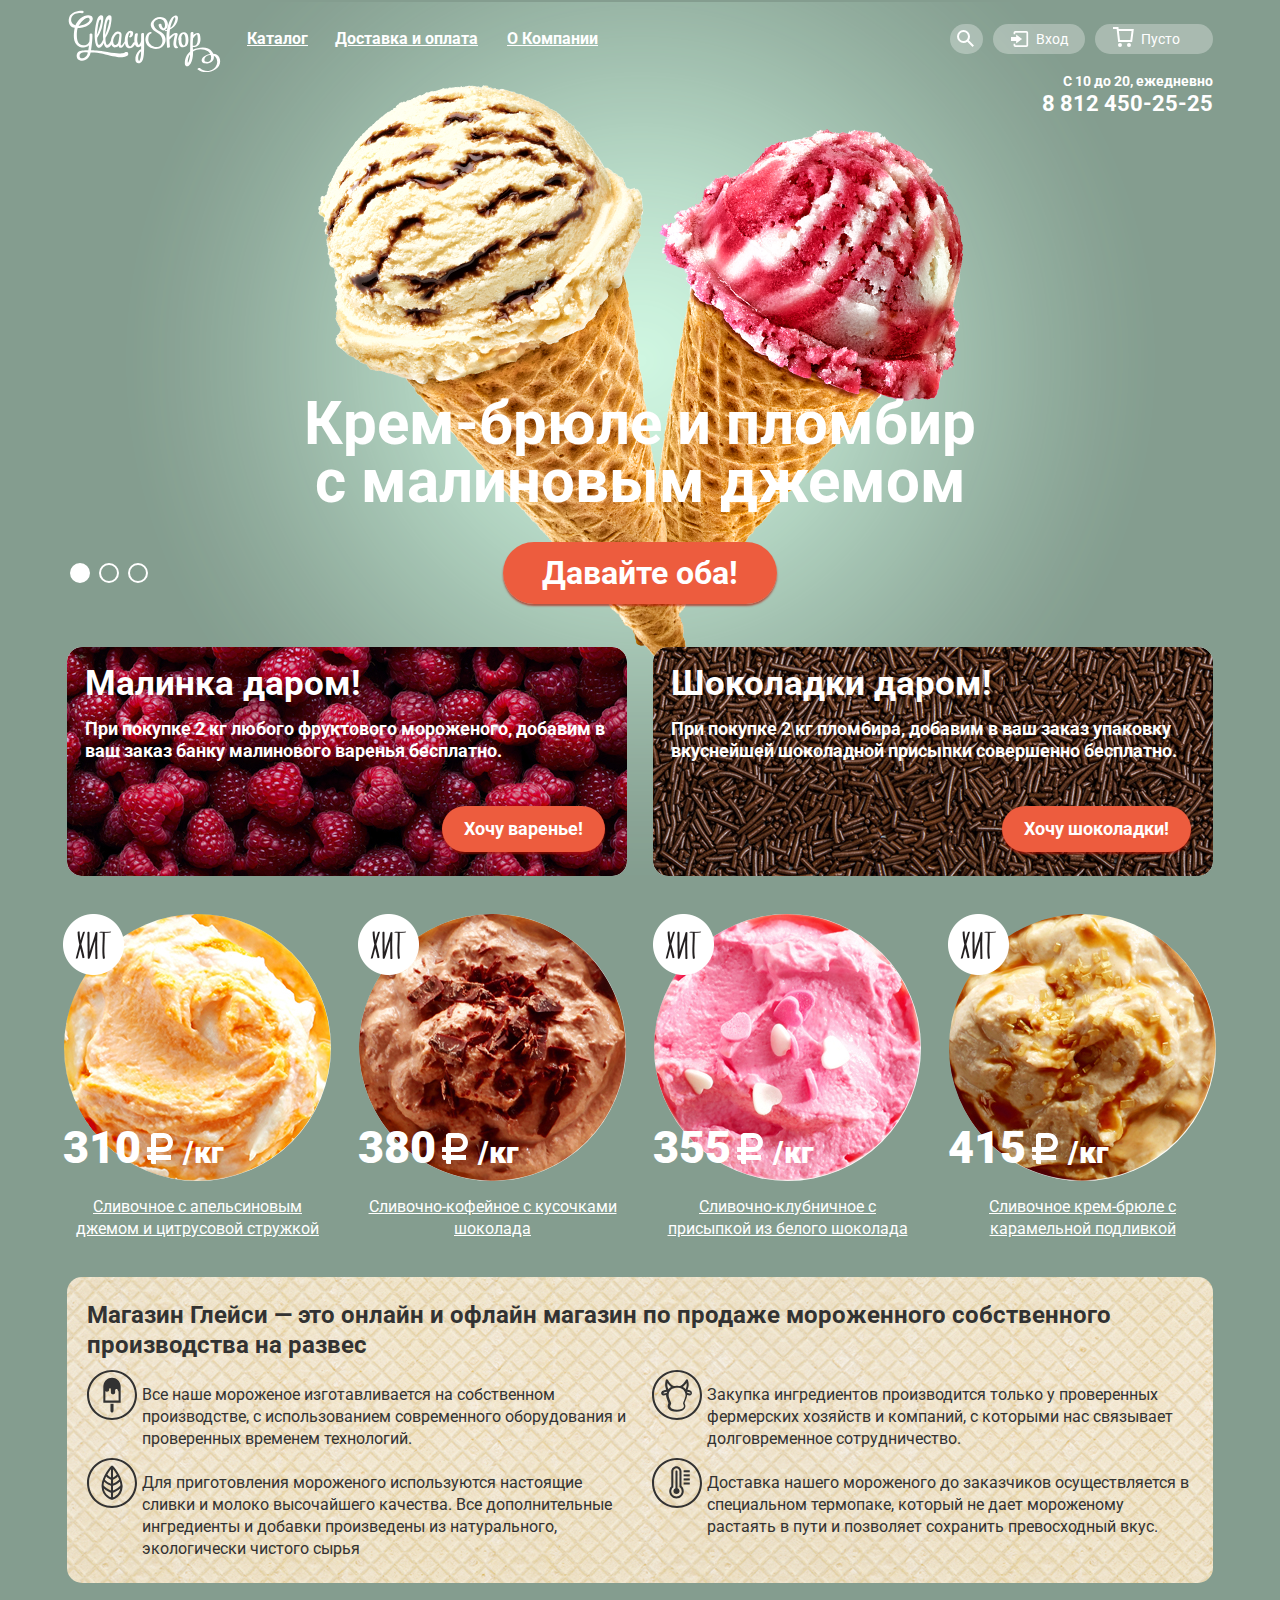
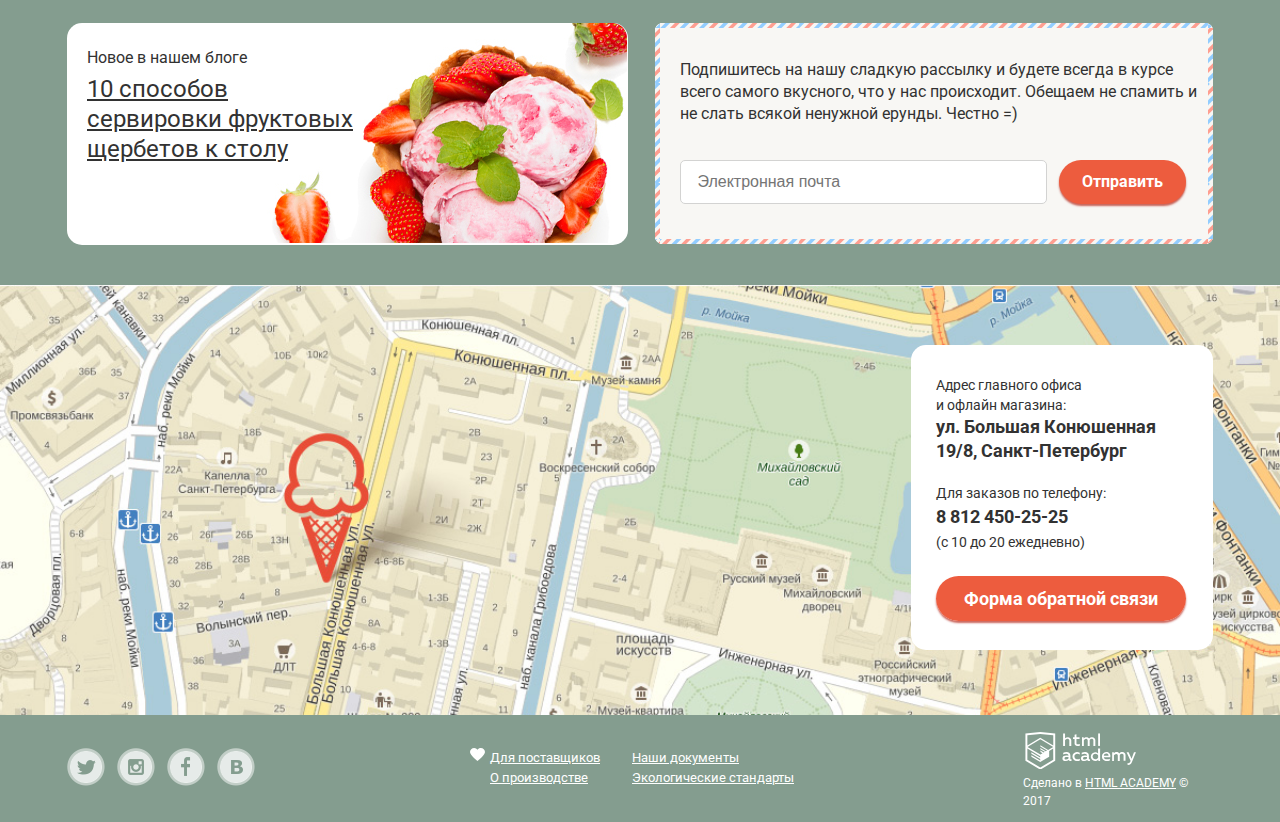
<file: index.html>
<!DOCTYPE html>
<html lang="ru">

<head>
  <meta charset="utf-8">
  <title>HTML Academy: Глейси</title>
  <link href="css/normalize.css" rel="stylesheet">
  <link href="css/style.css" rel="stylesheet">
  <link href="https://fonts.googleapis.com/css?family=Roboto:400,700&amp;subset=cyrillic" rel="stylesheet">
</head>

<body class="index-page">
<header class="main-header">
  <section class="main-navigation container">
    <h2 class="visually-hidden">Хедер</h2>
    <a class="main-header-logo">
      <img src="img/logo.svg" alt="Логотип магазина мороженого" width="155" height="63">
    </a>
    <ul class="site-navigation">
      <li class="menu-list-1">
        <a href="#">Каталог</a>
        <div class="dropdown-menu">
          <ul>
            <li class="dropdown-menu-list"><a href="#">Новинки</a>
            </li>
            <li><a href="catalog-creamy.html">Сливочное</a>
            </li>
            <li><a href="#">Щербеты</a>
            </li>
            <li><a href="#">Фруктовый лед</a>
            </li>
            <li><a href="#">Мелорин</a>
            </li>
          </ul>
        </div>
      </li>
      <li class="menu-list-2">
        <a href="#">Доставка и оплата</a>
      </li>
      <li class="menu-list-3">
        <a href="#">О Компании</a>
      </li>
    </ul>
    <ul class="user-navigation">
      <li class="search">
        <a href="#" class="button-search">Поиск</a>
        <div class="dropdown-menu">
          <label for="search-id" class="visually-hidden">Что ищем?</label>
          <input id="search-id" class="login-icon-search" type="text" name="search" placeholder="Что ищем?">
        </div>
      </li>
      <li class="login">
        <a href="#" class="button-login">Вход</a>
        <div class="dropdown-menu">
          <form class="login-form" action="https://echo.htmlacademy.ru" method="post">
            <label for="email-id" class="visually-hidden">Электронная почта</label>
            <input id="email-id" class="login-icon-user" type="email" name="email" placeholder="Электронная почта">
            <label for="password-id" class="visually-hidden">Пароль</label>
            <input id="password-id" class="login-icon-password" type="password" name="password" placeholder="Пароль">
            <div class="help">
              <button class="button" type="submit">Войти</button>
              <p class="login-password-info">
                <a class="restore" href="#">Забыли пароль?</a>
                <a class="registration" href="#">Новая регистрация</a>
              </p>
            </div>
          </form>
        </div>
      </li>
      <li class="basket empty-basket">
        <a href="#" class="button-basket">Пусто</a>
      </li>
    </ul>

    <p class="header-contacts">
      C 10 до 20, ежедневно
      <span>
        <a href="tel:8-812-450-25-25">8 812 450-25-25</a>
      </span>
    </p>
  </section>
</header>

<main>
  <div class="slider">
    <div class="slides">
      <div class="slide">
        <img src="img/background-main.png" alt="Мороженки" height="881" width="1045">
        <div class="slide-content">
          <h1 class="main-text">Крем-брюле и пломбир c малиновым джемом</h1>
          <a class="button" href="#">Давайте оба!</a>
        </div>
      </div>
      <div class="slide" style="display: none;">
        <img src="img/background-main-2.png" alt="Мороженки" height="859" width="1065">
        <div class="slide-content">
          <h1 class="main-text">Шоколадный пломбир и лимонный сорбет</h1>
          <a class="button" href="#">Давайте оба!</a>
        </div>
      </div>
      <div class="slide" style="display: none;">
        <img src="img/background-main-3.png" alt="Мороженки" height="854" width="1079">
        <div class="slide-content">
          <h1 class="main-text">Пломбир с помадкой и клубничный щербет</h1>
          <a class="button" href="#">Давайте оба!</a>
        </div>
      </div>
    </div>

    <div class="slider-nav">
      <button type="button" class="slider-dot is-active">Слайд 1</button>
      <button type="button" class="slider-dot">Слайд 2</button>
      <button type="button" class="slider-dot">Слайд 3</button>
    </div>

  </div>

  <section class="share">
    <h2 class="visually-hidden">Акции</h2>
    <ul class="stocks">
      <li class="stock">
        <h2>Малинка даром!</h2>
        <p>При покупке 2 кг любого фруктового мороженого, добавим в ваш заказ банку малинового варенья
          бесплатно.</p>
        <div class="want-button">
          <a class="button" href="#">Хочу варенье!</a>
        </div>
      </li>
      <li class="stock">
        <h2>Шоколадки даром!</h2>
        <p>При покупке 2 кг пломбира, добавим в ваш заказ упаковку вкуснейшей шоколадной присыпки совершенно
          бесплатно.
        </p>
        <div class="want-button">
          <a class="button" href="#">Хочу шоколадки!</a>
        </div>
      </li>
    </ul>
  </section>

  <section class="hit">
    <h2 class="visually-hidden">Хиты</h2>
    <ul class="products">
      <li>
        <p class="product-item">
          <b class="price">310<img src="img/ruble.svg" class="ruble">
            <span class="kilo"> /кг</span>
          </b>
          <img src="img/product-item-1-main.jpg" alt="Сливочное с апельсиновым джемом и цитрусовой стружкой" width="267" height="267">
        </p>
        <a class="item-description" href="#">Сливочное с апельсиновым джемом и цитрусовой стружкой</a>
        <a class="button quick-show" href="#">Быстрый просмотр</a>
      </li>
      <li>
        <p class="product-item">
          <b class="price">380<img src="img/ruble.svg" class="ruble">
            <span class="kilo"> /кг</span>
          </b>
          <img src="img/product-item-2-main.jpg" alt="Сливочно-кофейное с кусочками шоколада" width="267" height="267">
        </p>
        <a class="item-description" href="#">Сливочно-кофейное с кусочками шоколада</a>
        <a class="button quick-show" href="#">Быстрый просмотр</a>
      </li>
      <li>
        <p class="product-item">
          <b class="price">355<img src="img/ruble.svg" class="ruble">
            <span class="kilo"> /кг</span>
          </b>
          <img src="img/product-item-3-main.jpg" alt="Сливочно-клубничное с присыпкой из белого шоколада" width="267" height="267">
        </p>
        <a class="item-description" href="#">Сливочно-клубничное с присыпкой из белого шоколада</a>
        <a class="button quick-show" href="#">Быстрый просмотр</a>
      </li>
      <li>
        <p class="product-item">
          <b class="price">415<img src="img/ruble.svg" class="ruble">
            <span class="kilo"> /кг</span>
          </b>
          <img src="img/product-item-4-main.jpg" alt="Сливочное крем-брюле с карамельной подливкой" width="267" height="267">
        </p>
        <a class="item-description" href="#">Сливочное крем-брюле с карамельной подливкой</a>
        <a class="button quick-show" href="#">Быстрый просмотр</a>
      </li>
    </ul>
  </section>

  <section class="about-us">
    <h3>Магазин Глейси &mdash; это онлайн и офлайн магазин по продаже мороженного собственного производства на
      развес</h3>
    <ul class="advantages">
      <li class="advantage-icon icon-ice-cream">
        Все наше мороженое изготавливается на собственном производстве, с использованием современного оборудования и проверенных
        временем технологий.
      </li>
      <li class="advantage-icon icon-leaf">
        Для приготовления мороженого используются настоящие сливки и молоко высочайшего качества. Все дополнительные ингредиенты
        и добавки произведены из натурального, экологически чистого сырья
      </li>
      <li class="advantage-icon icon-cow">
        Закупка ингредиентов производится только у проверенных фермерских хозяйств и компаний, с которыми нас связывает
        долговременное сотрудничество.
      </li>
      <li class="advantage-icon icon-thermometer">
        Доставка нашего мороженого до заказчиков осуществляется в специальном термопаке, который не дает мороженому растаять
        в пути и позволяет сохранить превосходный вкус.
      </li>
    </ul>
  </section>

  <div class="news-email-block">
    <article class="news">
      <h2 class="visually-hidden">Новости</h2>
      <p>Новое в нашем блоге</p>
      <a href="#">10 способов сервировки фруктовых щербетов к столу</a>
    </article>

    <section class="email">
      <h2 class="visually-hidden">Подписка</h2>
      <p>Подпишитесь на нашу сладкую рассылку и будете всегда в курсе всего самого вкусного, что у нас происходит.
        Обещаем не спамить и не слать всякой ненужной ерунды. Честно =) </p>
      <form class="email-form" action="https://echo.htmlacademy.ru" method="post">
        <label for="email-1-id" class="visually-hidden">Электронная почта</label>
        <input id="email-1-id" type="email" placeholder="Электронная почта">
        <button type="submit" class="button">Отправить</button>
      </form>
    </section>
  </div>

  <section class="contacts-block">
    <div class="contacts-container">
      <div class="contacts">
        <h2 class="visually-hidden">Контакты</h2>
        <p class="address">Адрес главного офиса
          и офлайн магазина:</p>
        <address>ул. Большая Конюшенная 19/8, Санкт-Петербург</address>
        <p class="phone">
          Для заказов по телефону:
          <a href="#" class="number">8 812 450-25-25</a>
          (с 10 до 20 ежедневно)
        </p>
        <a class="button message-link" href="#">Форма обратной связи</a>
      </div>
    </div>
  </section>
</main>

<footer class="main-footer">
  <div class="footer-social">
    <ul>
      <li>
        <a href="#" class="social-button-tw">Твиттер</a>
      </li>
      <li>
        <a href="#" class="social-button-insta">Инстаграм</a>
      </li>
      <li>
        <a href="#" class="social-button-fb">Фэйсбук</a>
      </li>
      <li>
        <a href="#" class="social-button-vk">Вконтакте</a>
      </li>
    </ul>
  </div>
  <div class="footer-menu">
    <ul>
      <li class="selected">
        <a href="#">Для поставщиков</a>
      </li>
      <li>
        <a href="#">О производстве</a>
      </li>
      <li>
        <a href="#">Наши документы</a>
      </li>
      <li>
        <a href="#">Экологические стандарты</a>
      </li>
    </ul>
  </div>
  <p class="footer-copyright">
    <a class="html-logo" href="https://htmlacademy.ru/intensive/htmlcss">
      <img src="img/logo-htmlacademy-small.svg" width="120" height="37" alt="Логотип HTML Academy">
    </a>
    <span>Сделано в <a href="https://htmlacademy.ru">HTML ACADEMY</a> © 2017</span>
  </p>
</footer>


<div class="modal">
  <p>Мы обязательно вам ответим!</p>
  <button class="button cross" type="button">Закрыть</button>
  <form action="https://echo.htmlacademy.ru" method="post">
    <input type="text" name="name_" placeholder="Как вас зовут?">
    <input type="email" name="email" placeholder="Ваша почта для ответа?">
    <textarea placeholder="Напишите что-нибудь..."></textarea>
    <button class="button sent" type="submit">Отправить</button>
  </form>
</div>

<script src="js/popup.js"></script>

</body>

</html>
</file>
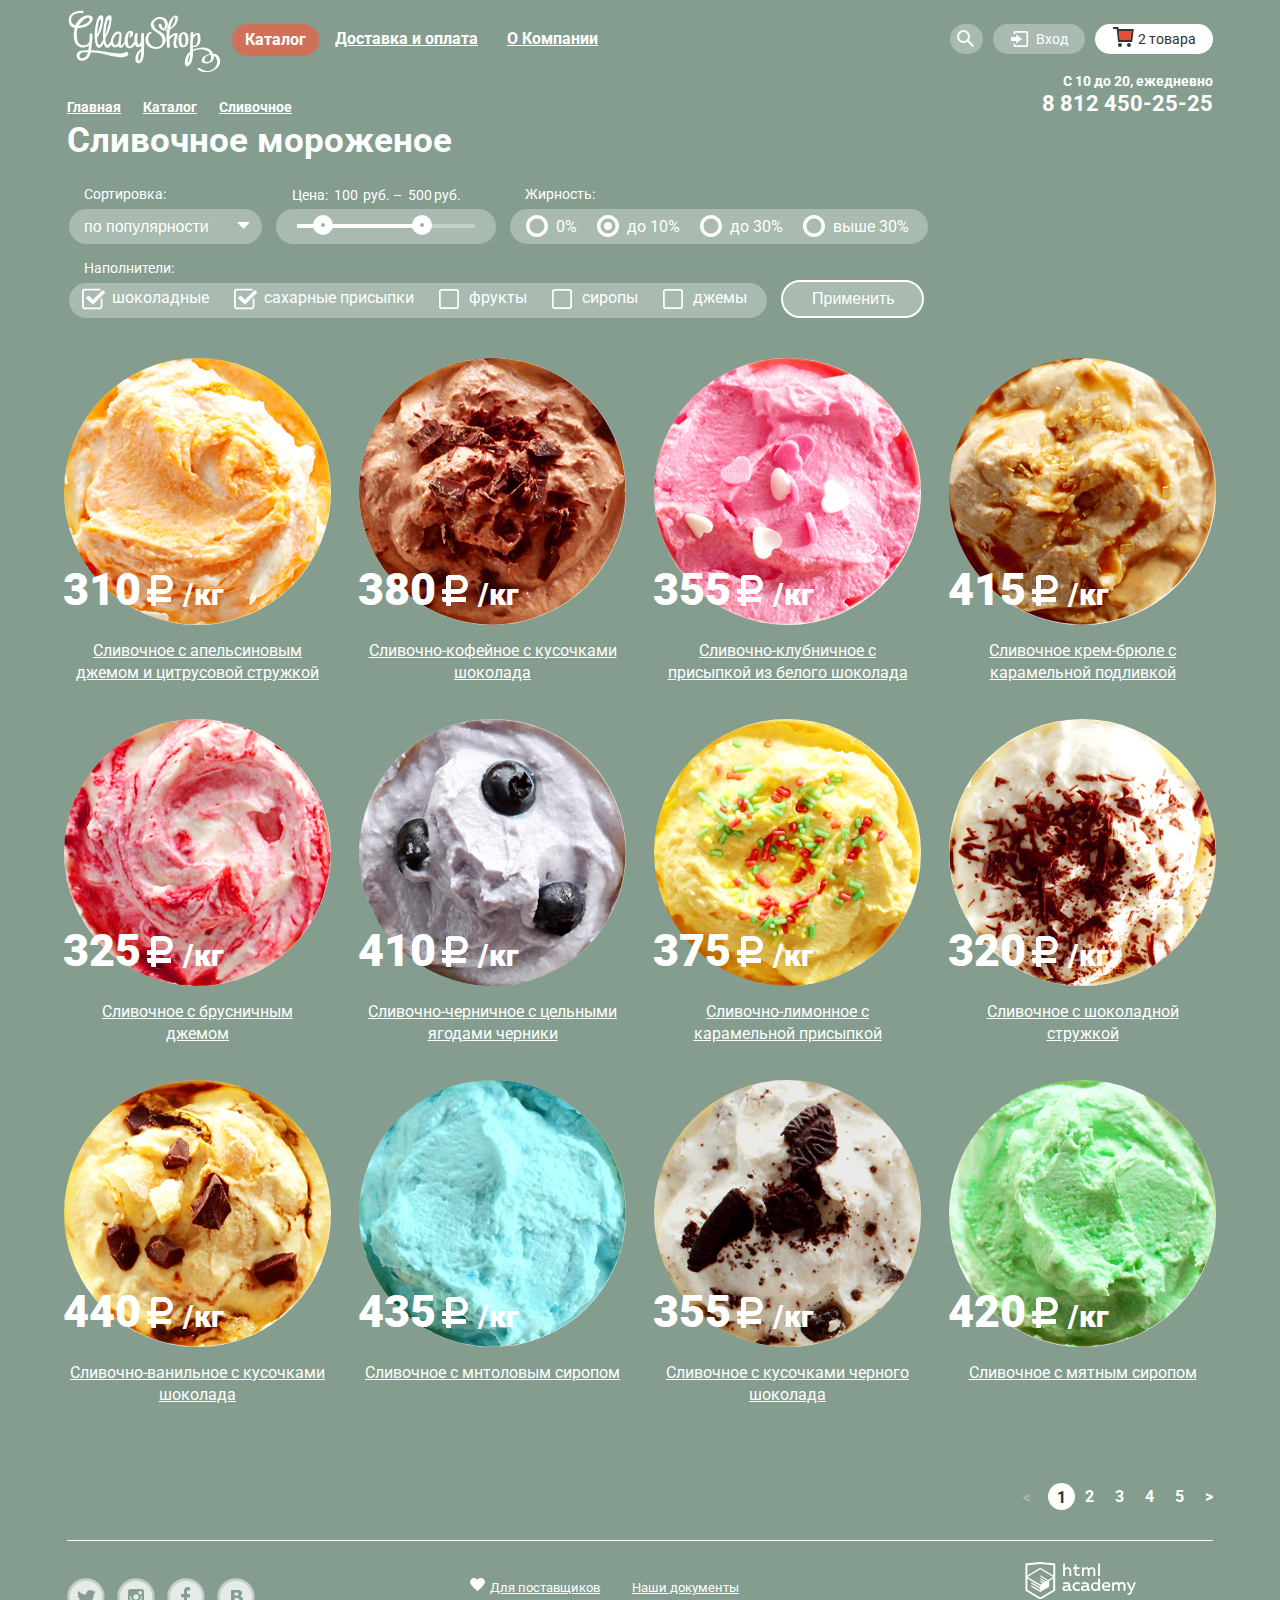
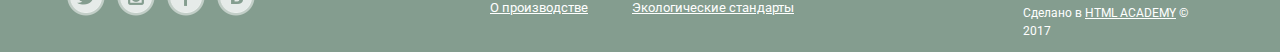
<file: catalog-creamy.html>
<!DOCTYPE html>
<html lang="ru">

<head>
  <meta charset="utf-8">
  <title>HTML Academy: Глейси</title>
  <link href="css/normalize.css" rel="stylesheet">
  <link href="css/style.css" rel="stylesheet">
  <link href="https://fonts.googleapis.com/css?family=Roboto:400,700&amp;subset=cyrillic" rel="stylesheet">
</head>

<body class="catalog-page">
<header class="main-header">
  <section class="main-navigation container">
    <h2 class="visually-hidden">Хедер</h2>
    <a class="main-header-logo" href="index.html">
      <img src="img/logo.svg" width="155" height="63" alt=" Логотип магазина мороженого">
    </a>
    <ul class="site-navigation">
      <li class="menu-list-1">
        <a class="catalog" href="#">Каталог</a>
        <div class="dropdown-menu">
          <ul>
            <li class="dropdown-menu-list">
              <a href="#">Новинки</a>
            </li>
            <li>
              <a href="catalog-creamy.html">Сливочное</a>
            </li>
            <li>
              <a href="#">Щербеты</a>
            </li>
            <li>
              <a href="#">Фруктовый лед</a>
            </li>
            <li>
              <a href="#">Мелорин</a>
            </li>
          </ul>
        </div>
      </li>
      <li class="menu-list-2">
        <a href="#">Доставка и оплата</a>
      </li>
      <li class="menu-list-3">
        <a href="#">О Компании</a>
      </li>
    </ul>
    <ul class="user-navigation">
      <li class="search">
        <a href="#" class="button-search">Поиск</a>
        <div class="dropdown-menu">
          <label for="search-id" class="visually-hidden">Что ищем?</label>
          <input id="search-id" class="login-icon-search" type="text" name="search" placeholder="Что ищем?">
        </div>
      </li>
      <li class="login">
        <a href="#" class="button-login">Вход</a>
        <div class="dropdown-menu">
          <form class="login-form" action="https://echo.htmlacademy.ru" method="post">
            <label for="email-id" class="visually-hidden">Электронная почта</label>
            <input id="email-id" class="login-icon-user" type="email" name="email" placeholder="Электронная почта">
            <label for="password-id" class="visually-hidden">Пароль</label>
            <input id="password-id" class="login-icon-password" type="password" name="password" placeholder="Пароль">
            <div class="help">
              <button class="button" type="submit">Войти</button>
              <p class="login-password-info">
                <a class="restore" href="#">Забыли пароль?</a>
                <a class="registration" href="#">Новая регистрация</a>
              </p>
            </div>
          </form>
        </div>
      </li>
      <li class="basket full-basket">
        <a href="#" class="button-red-basket">2 товара</a>
        <div class="dropdown-menu">
          <form action="https://echo.htmlacademy.ru" method="post">
            <table>
              <tr>
                <td class="delete">
                  <button class="button" type="button">
                    <img src="img/cross-big.svg" width="15" height="15" alt="Удалить">
                  </button>
                </td>
                <td class="photo">
                  <img src="img/product-item-1-main.jpg" height="30" width="30" alt="Пломбир с апельсиновым джемом">
                </td>
                <td class="description">
                  <a href="#">Пломбир с апельсиновым джемом</a>
                </td>
                <td class="count"><strong>1,5кг</strong> х 200 руб.</td>
                <td class="final-price"> 300 руб.</td>
              </tr>
              <tr>
                <td class="delete">
                  <button class="button" type="button">
                    <img src="img/cross-big.svg" width="15" height="15" alt="Удалить">
                  </button>
                </td>
                <td class="photo">
                  <img src="img/product-item-3-main.jpg" height="30" width="30" alt="Клубничный пломбир с присыпкой из белого шоколада">
                </td>
                <td class="description">
                  <a href="#">Клубничный пломбир с присыпкой из белого шоколада</a>
                </td>
                <td class="count">
                  <strong>1,5кг</strong> х 300 руб.
                </td>
                <td class="final-price">450 руб.</td>
              </tr>
            </table>
            <div class="buy">
              <p>
                <strong>Итого: 750 руб.</strong>
              </p>
              <button class="button" type="submit">Оформить заказ</button>
            </div>
          </form>
        </div>
      </li>
    </ul>

    <p class="header-contacts">
      C 10 до 20, ежедневно
      <span>
        <a href="tel:8-812-450-25-25">8 812 450-25-25</a>
      </span>
    </p>
  </section>
</header>

<main>
<div class="filters-container">
  <div class="wrapper">
    <div class="filters-content">
  <ul class="goods-navigation">
    <li>
      <a href="index.html">Главная</a>
    </li>
    <li>
      <a href="#">Каталог</a>
    </li>
    <li>
      <a class="current-breadcrumbs">Сливочное</a>
    </li>
  </ul>

  <h2 class="category">Сливочное мороженое</h2>

  <section class="filters">
    <h2 class="visually-hidden">Фильтры</h2>
    <form action="https://echo.htmlacademy.ru" method="get">
      <fieldset class="sort">
        <legend>Сортировка:</legend>
        <select name="sort">
          <option value="popular">по популярности</option>
          <option value="higher">по возрастанию</option>
          <option value="lower">по убыванию</option>
        </select>
      </fieldset>

      <fieldset class="filter-range">
        <div class="price-controls">
          <label class="min-price">Ценa:
            <input type="text" name="min-price" value="100"> руб.</label>
          <label class="max-price"> &ndash;
            <input type="text" name="max-price" value="500">руб.</label>
        </div>
        <div class="range-controls">
          <div class="scale">
            <div class="bar"></div>
          </div>
          <div class="range-toggle range-toggle-min"></div>
          <div class="range-toggle range-toggle-max"></div>
        </div>
      </fieldset>

      <fieldset class="sort-fat">
        <legend>Жирность:</legend>
        <ul>
          <li>
            <input id="radio-fat-0-id" type="radio" value="0" name="fat-content" class="visually-hidden">
            <label for="radio-fat-0-id">0%</label>
          </li>
          <li>
            <input id="radio-fat-10-id" type="radio" value="10" name="fat-content" class="visually-hidden"
                   checked>
            <label for="radio-fat-10-id">до 10%
            </label>
          </li>
          <li>
            <input id="radio-fat-30-id" type="radio" value="<30" name="fat-content" class="visually-hidden">
            <label for="radio-fat-30-id">до 30%
            </label>
          </li>
          <li>
            <input id="radio-fat-more-30-id" type="radio" value=">30" name="fat-content" class="visually-hidden">
            <label for="radio-fat-more-30-id">выше 30%
            </label>
          </li>
        </ul>
      </fieldset>

      <fieldset class="sort-fill">
        <legend>Наполнители:</legend>
        <ul>
          <li>
            <input id="checkbox-fill-1-id" type="checkbox" name="chocolate" class="visually-hidden" checked>
            <label for="checkbox-fill-1-id">шоколадные</label>
          </li>
          <li>
            <input id="checkbox-fill-2-id" type="checkbox" name="sugar" class="visually-hidden" checked>
            <label for="checkbox-fill-2-id">сахарные присыпки</label>
          </li>
          <li>
            <input id="checkbox-fill-3-id" type="checkbox" name="fruits" class="visually-hidden">
            <label for="checkbox-fill-3-id">фрукты</label>
          </li>
          <li>
            <input id="checkbox-fill-4-id" type="checkbox" name="sirup" class="visually-hidden">
            <label for="checkbox-fill-4-id">сиропы</label>
          </li>
          <li>
            <input id="checkbox-fill-5-id" type="checkbox" name="jam" class="visually-hidden">
            <label for="checkbox-fill-5-id">джемы</label>
          </li>
        </ul>
      </fieldset>
      <button type="submit">Применить</button>
    </form>
  </section>
  </div>
</div>
</div>

  <section class="items">
    <h2 class="visually-hidden">Товары</h2>
    <ul class="products">
      <li>
        <p class="product-item">
          <b class="price">310<img src="img/ruble.svg" class="ruble">
            <span class="kilo"> /кг</span>
          </b>
          <img src="img/product-item-1-main.jpg" alt="Сливочное с апельсиновым джемом и цитрусовой стружкой" width="267" height="267">
        </p>
        <a class="item-description" href="#">Сливочное с апельсиновым джемом и цитрусовой стружкой</a>
        <a class="button quick-show" href="#">Быстрый просмотр</a>
      </li>
      <li>
        <p class="product-item">
          <b class="price">380<img src="img/ruble.svg" class="ruble">
            <span class="kilo"> /кг</span>
          </b>
          <img src="img/product-item-2-main.jpg" alt="Сливочно-кофейное с кусочками шоколада" width="267" height="267">
        </p>
        <a class="item-description" href="#">Сливочно-кофейное с кусочками шоколада</a>
        <a class="button quick-show" href="#">Быстрый просмотр</a>
      </li>
      <li>
        <p class="product-item">
          <b class="price">355<img src="img/ruble.svg" class="ruble">
            <span class="kilo"> /кг</span>
          </b>
          <img src="img/product-item-3-main.jpg" alt="Сливочно-клубничное с присыпкой из белого шоколада" width="267" height="267">
        </p>
        <a class="item-description" href="#">Сливочно-клубничное с присыпкой из белого шоколада</a>
        <a class="button quick-show" href="#">Быстрый просмотр</a>
      </li>
      <li>
        <p class="product-item">
          <b class="price">415<img src="img/ruble.svg" class="ruble">
            <span class="kilo"> /кг</span>
          </b>
          <img src="img/product-item-4-main.jpg" alt="Сливочное крем-брюле с карамельной подливкой" width="267" height="267">
        </p>
        <a class="item-description" href="#">Сливочное крем-брюле с карамельной подливкой</a>
        <a class="button quick-show" href="#">Быстрый просмотр</a>
      </li>
      <li>
        <p class="product-item">
          <b class="price">325<img src="img/ruble.svg" class="ruble">
            <span class="kilo"> /кг</span>
          </b>
          <img src="img/product-item-5-main.jpg" alt="Сливочное c брусничным джемом" width="267" height="267">
        </p>
        <a class="item-description" href="#">Сливочное c брусничным джемом</a>
        <a class="button quick-show" href="#">Быстрый просмотр</a>
      </li>
      <li>
        <p class="product-item">
          <b class="price">410<img src="img/ruble.svg" class="ruble">
            <span class="kilo"> /кг</span>
          </b>
          <img src="img/product-item-6-main.jpg" alt="Сливочно-черничное с цельными я годами черники" width="267" height="267">
        </p>
        <a class="item-description" href="#">Сливочно-черничное с цельными ягодами черники</a>
        <a class="button quick-show" href="#">Быстрый просмотр</a>
      </li>
      <li>
        <p class="product-item">
          <b class="price">375<img src="img/ruble.svg" class="ruble">
            <span class="kilo"> /кг</span>
          </b>
          <img src="img/product-item-7-main.jpg" alt="Сливочно-лимонное с карамельной присыпкой" width="267" height="267">
        </p>
        <a class="item-description" href="#">Сливочно-лимонное с карамельной присыпкой</a>
        <a class="button quick-show" href="#">Быстрый просмотр</a>
      </li>
      <li>
        <p class="product-item">
          <b class="price">320<img src="img/ruble.svg" class="ruble">
            <span class="kilo"> /кг</span>
          </b>
          <img src="img/product-item-8-main.jpg" alt="Сливочное с шоколадной стружкой" width="267" height="267">
        </p>
        <a class="item-description" href="#">Сливочное с шоколадной стружкой</a>
        <a class="button quick-show" href="#">Быстрый просмотр</a>
      </li>
      <li>
        <p class="product-item">
          <b class="price">440<img src="img/ruble.svg" class="ruble">
            <span class="kilo"> /кг</span>
          </b>
          <img src="img/product-item-9-main.jpg" alt="Сливочно-ванильное с кусочками шоколада" width="267" height="267">
        </p>
        <a class="item-description" href="#">Сливочно-ванильное с кусочками шоколада</a>
        <a class="button quick-show" href="#">Быстрый просмотр</a>
      </li>
      <li>
        <p class="product-item">
          <b class="price">435<img src="img/ruble.svg" class="ruble">
            <span class="kilo"> /кг</span>
          </b>
          <img src="img/product-item-10-main.jpg" alt="Сливочное с ментоловым сиропом" width="267" height="267">
        </p>
        <a class="item-description" href="#">Сливочное с мнтоловым сиропом</a>
        <a class="button quick-show" href="#">Быстрый просмотр</a>
      </li>
      <li>
        <p class="product-item">
          <b class="price">355<img src="img/ruble.svg" class="ruble">
            <span class="kilo"> /кг</span>
          </b>
          <img src="img/product-item-11-main.jpg" alt="Сливочное с кусочками черного шоколада" width="267" height="267">
        </p>
        <a class="item-description" href="#">Сливочное с кусочками черного шоколада</a>
        <a class="button quick-show" href="#">Быстрый просмотр</a>
      </li>
      <li>
        <p class="product-item">
          <b class="price">420<img src="img/ruble.svg" class="ruble">
            <span class="kilo"> /кг</span>
          </b>
          <img src="img/product-item-12-main.jpg" alt="Сливочное с мятным сиропом" width="267" height="267">
        </p>
        <a class="item-description" href="#">Сливочное с мятным сиропом</a>
        <a class="button quick-show" href="#">Быстрый просмотр</a>
      </li>
    </ul>
    <div class="pages-container">
      <ul class="pages-nav">
        <li class="page current-page">
          <a href="#"> 1 </a>
        </li>
        <li class="page">
          <a href="#"> 2 </a>
        </li>
        <li class="page">
          <a href="#"> 3 </a>
        </li>
        <li class="page">
          <a href="#"> 4 </a>
        </li>
        <li class="page">
          <a href="#"> 5 </a>
        </li>
        <li class="page">
          <a href="#"> > </a>
        </li>
      </ul>
    </div>
  </section>
</main>

<footer class="main-footer">
  <div class="footer-social">
    <ul>
      <li>
        <a href="#" class="social-button-tw">Твиттер</a>
      </li>
      <li class="social-button-insta">
        <a href="#">Инстаграм</a>
      </li>
      <li class="social-button-fb">
        <a href="#">Фэйсбук</a>
      </li>
      <li class="social-button-vk">
        <a href="#">Вконтакте</a>
      </li>
    </ul>
  </div>
  <div class="footer-menu">
    <ul>
      <li class="selected">
        <a href="#">Для поставщиков</a>
      </li>
      <li>
        <a href="#">О производстве</a>
      </li>
      <li>
        <a href="#">Наши документы</a>
      </li>
      <li>
        <a href="#">Экологические стандарты</a>
      </li>
    </ul>
  </div>
  <p class="footer-copyright">
    <a class="html-logo" href="https://htmlacademy.ru/intensive/htmlcss">
      <img src="img/logo-htmlacademy-small.svg" width="120" height="37" alt="Логотип HTML Academy">
    </a>
     <span>Сделано в <a href="https://htmlacademy.ru">HTML ACADEMY</a> © 2017</span>
  </p>
</footer>

</body>

</html>
</file>
<file: css/style.css>
body {
  font-family: "Roboto", Arial, sans-serif;
  font-weight: 700;
  font-size: 16px;
  line-height: 18px;
  color: #ffffff;
  background: #849d8f no-repeat;
}
a {
  text-decoration: underline;
  color: #ffffff;
}
a:hover,
a:focus,
a:active {
  color: #ffbc9e;
}
ul {
  list-style: none;
}
button,
.button {
  background-color: #ed5c3e;
  border-radius: 40px;
  text-decoration: none;
  border: none;
  color: #ffffff;
  cursor: pointer;
}
button:hover,
.button:hover {
  background-color: #f07a63;
  color: #ffffff;
}
button:active,
button:focus,
.button:active,
.button:focus {
  color: #ffffff;
  background-color: #dc5639;
}
.button-search {
  background: url("../img/loupe.svg") no-repeat;
  text-decoration: none;
  display: inline-block;
  font-size: 0;
  width: 19px;
  height: 19px;
  vertical-align: top;
}
.button-login {
  background: url("../img/login.svg") no-repeat;
  padding-left: 25px;
}
.user-navigation .full-basket {
  background-color: #ffffff;
}
.user-navigation li:hover a {
  color: #323232;
}
.user-navigation li:hover {
  background: #ffffff;
}
.user-navigation .empty-basket:hover {
  background: rgba(255, 255, 255, 0.3);
}
.user-navigation .empty-basket:hover a.button-basket {
  color: #ffffff;
}
.user-navigation li:hover .button-search {
  background-image: url("../img/loupe-hover.png");
}
.user-navigation li:hover .button-login {
  background-image: url("../img/login-hover.png");
  background-size: 18px 16px;
}
.user-navigation li:active a.button-login {
  background-image: url("../img/login-hover.png");
  background-size: 18px 16px;
  color: #ffffff;
}
.user-navigation li:focus a.button-login {
  background-image: url("../img/login-hover.png");
  background-size: 18px 16px;
  color: #ffffff;
}
.button-red-basket {
  background: url("../img/basket-red.svg") no-repeat;
  padding-left: 25px;
  height: 20px;
  color: #323232;
  padding-top: 4px;
}
.button-basket {
  background: url("../img/basket.svg") no-repeat;
  padding-left: 28px;
  padding-right: 15px;
  height: 20px;
  padding-top: 4px;
}
.user-navigation a span {
  bottom: 15px;
}
.user-navigation img {
  margin-right: 5px;
}
.user-navigation li:first-child {
  width: 33px;
}
.user-navigation li:nth-child(2) {
  width: 92px;
}
.user-navigation li:last-child {
  margin-right: 0;
  width: 118px;
}
.main-header .dropdown-menu:first-child a:hover {
  background-color: #fbded7;
}
.news a:hover,
.news a:active,
.news a:focus {
  color: #ee5d3e;
}
.main-header .dropdown-menu:first-child a:active,
.main-header .dropdown-menu:first-child a:focus {
  background-color: #f6b5a5;
}
.user-navigation {
  display: flex;
  align-items: flex-end;
  font-size: 14px;
  line-height: 16px;
  font-weight: normal;
}
.main-navigation p {
  font-size: 14px;
  line-height: 16px;
}
.main-navigation b {
  font-size: 22px;
  line-height: 24px;
}
.stock:first-child {
  background: #b01644 url("../img/raspberry-background-main.jpg") no-repeat;
}
.stock:last-child {
  background: #3b231c url("../img/chocolate-background-main.jpg") no-repeat;
}
.product-item img {
  border-radius: 50%;
}
.index-page .product-item:before {
  content: " ";
  display: block;
  background: url("../img/hit.png") no-repeat;
  width: 61px;
  height: 61px;
  position: absolute;
  left: 13px;
}
.products a,
.advantage-icon,
.news p,
.email p {
  line-height: 22px;
  font-family: "Roboto", Arial, sans-serif;
  font-weight: 400;
}
.delete .button {
  background-color: transparent;
}
.about-us,
.news,
.email,
.contacts-block {
  font-family: "Roboto", Arial, sans-serif;
  font-weight: 400;
  color: #323232;
  text-decoration: none;
}
.dropdown-menu,
.dropdown-menu a {
  background-color: #f8f7f4;
  color: #323232;
}
.filters-container {
  width: 100%;
}
.wrapper {
  max-width: 1146px;
  margin-left: auto;
  margin-right: auto;
}
.filters-content {
  margin-right: auto;
}
.filters fieldset {
  border: none;
  font-family: "Roboto", Arial, sans-serif;
  font-weight: 400;
  font-size: 14px;
  line-height: 16px;
}
.filters legend {
  margin-bottom: 7px;
  margin-left: 15px;
  cursor: pointer;
}
.filters form {
  margin-bottom: 4px;
}
.filters ul,
.filters select,
.range-controls,
.filters button,
.user-navigation li {
  height: 35px;
  background-color: rgba(255, 255, 255, 0.3);
  border: none;
  border-radius: 20px;
}
.filters button {
  margin-top: 20px;
  padding: 8px 27px 7px 29px;
  border: 2px solid white;
  height: 38px;
  cursor: pointer;
}
.filters ul {
  margin: 0;
}
.filters select {
  width: 193px;
  color: white;
  -moz-appearance: none;
  padding-left: 15px;
  font-size: 16px;
  line-height: 18px;
  -webkit-appearance: none;
}
select::-ms-expand {
  display: none;
}
.sort {
  background: url("../img/select-arrow.svg") no-repeat 168px 25px;
  background-size: 13px 13px;
}
.filters button {
  color: white;
}
.filters button:hover {
  background: #ffffff;
  color: #323232;
}
.filters select:hover {
  background: #ffffff url("../img/arrow-hover.svg") no-repeat 168px 12px;
  color: #323232;
  background-size: 13px 13px;
}
/*слайдер 1*/

.filter-range {
  width: 220px;
  color: #ffffff;
  margin: 0;
  height: 60px;
}
.price-controls {
  position: relative;
  margin-left: 16px;
  margin-bottom: 5px;
}
.price-controls label {
  cursor: pointer;
}
.price-controls input {
  width: 25px;
  margin: 0;
  color: inherit;
  font: inherit;
  background: none;
  border: none;
}
.range-controls {
  width: 100%;
  height: 20px;
  position: relative;
  margin-bottom: 32px;
  padding-top: 15px;
}
.range-controls .scale {
  margin: 0 auto;
  height: 4px;
  width: 178px;
  background: rgba(255, 255, 255, 0.3);
}
.range-controls .bar {
  width: 65%;
  height: 4px;
  background: #ffffff;
}
.range-toggle {
  position: absolute;
  top: 6px;
  width: 4px;
  height: 4px;
  background: #ababab;
  border: 8px solid #ffffff;
  border-radius: 50%;
  cursor: pointer;
}
.range-toggle:hover {
  background: #1c4f80;
}
.range-toggle-min {
  left: 17%;
}
.range-toggle-max {
  left: 62%;
}
/*слайдер 2*/

.sort-fat ul,
.sort-fill ul {
  display: flex;
  padding: 6px 10px 8px 15px;
  height: 21px;
}
.sort-fat ul {
  padding-right: 15px;
}
.filters form fieldset {
  margin-right: 14px;
  margin-bottom: 14px;
  padding: 0;
}
.filters form fieldset:nth-child(3) {
  margin-right: 0;
}
.sort-fat label {
  display: block;
  margin-top: 3px;
}
.filters {
  margin-bottom: 10px;
}
/*чекбоксы 1*/

.sort-fill li,
.sort-fat li {
  position: relative;
  margin-left: 28px;
  font-size: 16px;
  line-height: 18px;
  margin-right: 27px;
}
.sort-fat li {
  margin-left: 29px;
  margin-right: 21px;
}
.sort-fat ul {
  padding-left: 17px;
}
.sort-fat {
  margin-left: 0;
}
.sort-fill li:last-child {
  margin-right: 10px;
}
.sort-fat li:last-child {
  margin-right: 4px;
}
.sort-fill label::before {
  content: " ";
  width: 24px;
  height: 24px;
  display: block;
  background: url("../img/checkbox-off.svg") no-repeat;
  background-size: 20px 20px;
  position: absolute;
  left: -30px;
  cursor: pointer;
}
.sort-fat label::before {
  content: " ";
  width: 22px;
  height: 22px;
  display: block;
  background: url("../img/radio-off.svg") no-repeat;
  background-size: 22px 22px;
  position: absolute;
  left: -30px;
  top: 0;
  cursor: pointer;
}
input[type=checkbox]:checked + label:before {
  background: url("../img/checkbox-on.svg") no-repeat;
  background-size: 24px 24px;
  top: -2px;
}
.sort-fat input[type=radio]:checked + label:before {
  background: url("../img/radio-on.svg") no-repeat;
  background-size: 22px 22px;
}
.slider-nav .is-active {
  background-color: #ffffff;
}
.slider-dot:hover {
  background: rgba(256, 256, 256, 0.3);
}
.slider-dot:active,
.slider-dot:focus {
  background: #ffffff;
}
.is-active:hover,
.is-active:active,
.is-active:focus {
  background: #ffffff;
}
.slide-content {
  position: relative;
  z-index: 2;
  width: 700px;
  margin-bottom: 35px;
}
.slider-dot {
  display: inline-block;
  font-size: 0;
  border-radius: 50%;
  width: 20px;
  height: 20px;
  background: none;
  border: 2px solid #ffffff;
  cursor: pointer;
  padding: 0;
  vertical-align: top;
}
.slide {
  position: relative;
  display: flex;
  align-items: flex-end;
  justify-content: center;
  text-align: center;
  height: 545px;
}
.slide img {
  position: absolute;
  top: 0;
  right: 0;
  bottom: 0;
  left: 0;
  margin-top: auto;
  margin-bottom: auto;
}
.slider-dot + .slider-dot {
  margin-left: 5px;
}
/*чекбоксы 2*/

.main-footer {
  font-family: "Roboto", Arial, sans-serif;
  font-weight: 400;
  font-size: 13px;
  line-height: 18px;
}
.footer-copyright {
  font-size: 12px;
  margin-top: 20px;
  width: 190px;
}
.footer-copyright span {
  width: 195px;
  display: block;
}
.footer-copyright img {
  margin-left: -5px;
}
.header-contacts span {
  display: block;
  width: 200px;
  font-size: 22px;
  line-height: 24px;
}
.contacts-block p:nth-of-type(2) a {
  color: #323232;
  text-decoration: none;
}
.news a {
  color: #323232;
  font-size: 24px;
  line-height: 30px;
}
.contacts-block {
  font-size: 14px;
  line-height: 20px;
}
address {
  font-style: normal;
  width: 250px;
}
.about-us {
  background: #ede2c8 url("../img/wafer-background.jpg") repeat;
}
.email {
  background-color: #f8f7f4;
  border-image-source: url("../img/bg-post.svg");
  border-style: solid;
  border-image-slice: 10;
  border-image-repeat: repeat;
  border-image-width: 5px;
}
.price {
  font-size: 45px;
  line-height: 45px;
}
.icon-hit {
  background: url("../img/hit.png") no-repeat;
}
h1 {
  font-size: 60px;
  line-height: 58px;
}
.footer-social li {
  width: 40px;
  height: 40px;
  margin-right: 10px;
  margin-left: 0;
  padding: 0;
}
.footer-social li:last-child {
  margin-right: 0;
}
.footer-social a {
  font-size: 0;
  display: block;
  width: 40px;
  height: 40px;
  padding: 0;
}
.social-button-tw {
  background: url("../img/twitter.png") no-repeat;
}
.social-button-insta {
  background: url("../img/instagram.png") no-repeat;
}
.social-button-fb {
  background: url("../img/facebook.png") no-repeat;
}
.social-button-vk {
  background: url("../img/vk.png") no-repeat;
}
.contacts {
  background: #ffffff;
}
h2 {
  font-size: 35px;
  line-height: 41px;
}
.stock p {
  font-size: 18px;
  line-height: 22px;
  margin-top: 14px;
  margin-bottom: 23px;
}
.stock a,
.contacts-block a,
.contacts-block address {
  font-family: "Roboto", Arial, sans-serif;
  font-weight: 700;
  font-size: 18px;
  line-height: 24px;
}
.hit a {
  line-height: 22px;
  font-weight: normal;
}
h3 {
  font-size: 24px;
  line-height: 30px;
}
.dropdown-menu {
  position: absolute;
  border-radius: 5px;
  left: -10px;
  top: 35px;
  z-index: 2;
  box-shadow: 0 10px 30px 2px rgba(0, 0, 0, 0.4);
}
.dropdown-menu {
  display: none;
}
.button-search:hover + .dropdown-menu,
.button-login:hover + .dropdown-menu,
.menu-list-1 a:hover + .dropdown-menu,
.button-red-basket:hover + .dropdown-menu {
  display: block;
}
.search .dropdown-menu {
  left: -312px;
}
.dropdown-menu a {
  text-decoration: none;
  margin: 0;
  width: 100%;
}
.dropdown-menu ul {
  padding: 0;
}
.dropdown-menu li {
  min-width: 140px;
  margin: 0;
  padding: 12px 0 12px 20px;
}
.dropdown-menu li:hover,
.dropdown-menu li:hover a {
  background: #fbded7;
}
.dropdown-menu li:first-child:hover,
.dropdown-menu li:first-child:hover a {
  background: #fbded7;
  border-radius: 5px 5px 0 0;
}
.dropdown-menu li:last-child:hover,
.dropdown-menu li:last-child:hover a {
  background: #fbded7;
  border-radius: 0 0 5px 5px;
}
.dropdown-menu input {
  width: 310px;
  height: 42px;
  border-radius: 5px;
  border: 1px solid rgba(209, 208, 206, 20);
}
.dropdown-menu .help {
  display: flex;
  margin: 0 15px 10px 15px;
  justify-content: space-between;
  align-items: center;
}
.help p {
  width: 130px;
}
.help p a {
  text-decoration: underline;
  line-height: 20px;
}
.login .dropdown-menu button {
  padding: 0 25px;
  box-shadow: 0 2px 2px rgba(172, 16, 0, 0.64);
  font-family: "Roboto", Arial, sans-serif;
  font-weight: 700;
  font-size: 18px;
  line-height: 24px;
  height: 45px;
  margin: 0;
}
.main-header li:hover {
  color: #ffffff;
}
.description {
  width: 235px;
  padding-right: 30px;
}
.count {
  padding-right: 25px;
}
.login .dropdown-menu {
  left: -178px;
  width: 270px;
}
.basket tr {
  height: 50px;
}
.buy {
  display: flex;
  flex-direction: column;
  justify-content: flex-end;
}
.buy p {
  margin-left: auto;
  align-self: flex-start;
}
.buy button {
  padding: 15px 13px;
  width: 144px;
  margin-left: auto;
  box-shadow: 0 2px 2px rgba(172, 16, 0, 0.64);
  font-family: "Roboto", Arial, sans-serif;
  font-weight: 700;
}
.search .dropdown-menu input {
  margin: 20px 15px;
}
.basket .dropdown-menu {
  width: 540px;
  left: -452px;
  padding: 20px 15px;
}
.basket table {
  border-bottom: 1px solid rgba(209, 208, 206, 20);
}
.basket img {
  border-radius: 50%;
}
.login .dropdown-menu input {
  margin: 20px 15px 0 15px;
  width: 240px;
}
.login .dropdown-menu input[type="password"] {
  margin-bottom: 10px;
}
.dropdown-menu li:first-child {
  border-bottom: 1px solid rgba(209, 208, 206, 20);
}
.dropdown-menu li:not(:first-child) {
  font-family: "Roboto", Arial, sans-serif;
  font-weight: 400;
}
.visually-hidden {
  position: absolute;
  width: 1px;
  height: 1px;
  margin: -1px;
  border: 0;
  padding: 0;
  clip: rect(0 0 0 0);
  overflow: hidden;
}
/* ----- Сеточные стили ----- */

html,
body {
  min-width: 1122px;
  min-height: 1150px;
}
.container {
  width: 1150px;
  margin: 0 auto;
  padding: 0 10px;
}
.main-header {
  margin-bottom: -35px;
  padding: 0;
}
.main-header-logo {
  width: 155px;
  height: 63px;
  padding-top: 10px;
  margin: 0;
}
.main-navigation {
  display: flex;
  flex-direction: row;
  flex-wrap: wrap;
  justify-content: flex-end;
  width: 1146px;
  max-height: 120px;
  padding: 0;
}
.site-navigation {
  display: flex;
  flex-direction: row;
  padding-top: 30px;
  margin: 0 10px 0 21px;
  width: 695px;
  padding-left: 0;
}
.site-navigation li[class^="menu-list"] a:not(first-child):hover,
.site-navigation li[class^="menu-list"] .catalog:hover,
.site-navigation li[class^="menu-list"] a:not(first-child):active,
.site-navigation li[class^="menu-list"] .catalog:active,
.site-navigation li[class^="menu-list"] a:not(first-child):focus,
.site-navigation li[class^="menu-list"] .catalog:focus {
  background: #ffffff;
  border-radius: 20px;
  text-decoration: none;
  color: #323232;
  padding: 7px 13px;
  position: relative;
  top: -10px;
  left: -15px;
  margin-right: -26px;
  display: block;
}
.catalog-page .site-navigation .menu-list-1 .catalog {
  background: #d07058;
  border-radius: 20px;
  text-decoration: none;
  color: #ffffff;
  padding: 7px 13px;
  position: relative;
  top: -10px;
  left: -15px;
  margin-right: -26px;
  display: block;
}
.site-navigation .menu-list-1 {
  margin-right: 27px;
  margin-left: 4px;
  position: relative;
}
.catalog-page .site-navigation .menu-list-1 {
  margin-top: 4px;
}
.index-page .site-navigation .menu-list-1 a:hover {
  margin-top: 4px;
}
.site-navigation .menu-list-2 {
  margin-right: 29px;
}
.index-page .price {
  top: 227px;
}
.ruble {
  position: relative;
  top: 4px;
  left: 4px;
}
.site-navigation .menu-list-2:hover a, .site-navigation .menu-list-3:hover a{
  margin-top: 4px;
}
.user-navigation {
  display: flex;
  flex-direction: row;
  justify-content: flex-end;
  width: 265px;
  padding: 0;
}
.user-navigation a {
  text-decoration: none;
}
.user-navigation li {
  display: flex;
  justify-content: center;
  align-items: center;
  margin-right: 10px;
  margin-bottom: 5px;
  height: 30px;
  position: relative;
}
.header-contacts {
  margin-top: 0;
  width: 200px;
  text-align: right;
}
.header-contacts a {
  text-decoration: none;
  line-height: 30px;
}
.slider {
  text-align: center;
  margin-bottom: 17px;
  position: relative;
  left: auto;
  right: auto;
  width: 1140px;
  margin-left: auto;
  margin-right: auto;
}
.slide img {
  position: absolute;
  z-index: -1;
  bottom: -170px;
  margin-left: auto;
  margin-right: auto;
}
.slides {
  padding: 0;
  margin: 0 auto 0 auto;
}
.slider-nav {
  position: absolute;
  bottom: 47px;
  padding: 0;
  left:0;
}
.stocks,
.news-email-block {
  display: flex;
  width: 1146px;
  justify-content: space-between;
}
.stocks {
  margin: 0 auto 0 auto;
  padding: 0;
}
.news-email-block {
  margin: 0 auto 40px auto;
}
.stock {
  width: 542px;
  height: 213px;
  margin-bottom: 22px;
  padding-left: 18px;
  border-radius: 15px;
  padding-top: 16px;
}
.stock h2 {
  margin: 0;
}
.stock p {
  height: 65px;
}
.stock .button {
  padding: 11px 22px;
  box-shadow: 0 2px 2px rgba(172, 16, 0, 0.64);
}
.want-button {
  display: flex;
  justify-content: flex-end;
  max-width: 520px;
  margin-top: auto;
}
.news {
  background: #ffffff url("../img/strawberry-background-main.jpg") no-repeat;
  width: 281px;
  height: 198px;
  border-radius: 15px;
  padding: 24px 260px 0 20px;
}
.news-email-block p {
  margin: 0 0 5px 0;
}
.email {
  width: 518px;
  height: 152px;
  border-radius: 15px;
  padding: 33px 12px 30px 22px;
}
.email p {
  margin-bottom: 35px;
}
.email-form {
  display: flex;
  width: 100%;
  bottom: 0;
  align-content: space-between;
  justify-content: flex-end;
}
.email-form input {
  flex-grow: 1;
  height: 40px;
  border-radius: 5px;
  border: 1px solid #d3d3d2;
  margin-right: 12px;
}
.email-form .button {
  padding: 13px 23px;
  margin-right: 12px;
  font-family: "Roboto", Arial, sans-serif;
  font-weight: 700;
  box-shadow: 0 2px 2px rgba(172, 16, 0, 0.64);
}
.kilo {
  font-size: 30px;
}
.products {
  display: flex;
  width: 1180px;
  flex-wrap: wrap;
  margin: 0 auto 18px auto;
  padding: 0;
}
p.product-item {
  margin: 16px 0 11px 0;
}
.products a:hover,
.main-header a:hover {
  color: #ffffff;
}
.main-header .basket a:hover {
  color: #323232;
}
.products li {
  display: flex;
  flex-direction: column;
}
.products li:hover {
  background: rgba(256, 256, 256, 0.2);
  border-radius: 5px;
  z-index: 1;
}
.products li:hover .quick-show {
  visibility: visible;
  pointer-events: all;
  z-index: 1;
}
.quick-show {
  position: relative;
  left: 0;
  right: 0;
  margin: 15px auto;
  bottom: 0;
  padding: 17px 13px;
  background: #f16542;
  box-shadow: 0 2px 2px rgba(172, 16, 0, 0.64);
  visibility: hidden;
  pointer-events: none;
  width: 180px;
}
.price {
  position: absolute;
  top: 225px;
  left: 13px;
  cursor: pointer;
}
.category {
  margin-top: 0;
  margin-bottom: 25px;
}
.goods-navigation {
  display: flex;
  flex-wrap: wrap;
  font-size: 14px;
  line-height: 16px;
  margin-bottom: 5px;
  padding: 0;
}
.goods-navigation li {
  margin-right: 22px;
}
.catalog-page main form {
  display: flex;
  flex-wrap: wrap;
  justify-content: flex-start;
  min-width: 865px;
  padding: 0;
}
.about-us {
  width: 1106px;
  height: 260px;
  margin: 0 auto 40px auto;
  padding: 23px 20px;
  border-radius: 15px;
}
.advantages {
  display: flex;
  flex-direction: column;
  flex-wrap: wrap;
  height: 220px;
  padding: 0;
  margin: 0;
}
.about-us h3 {
  margin: 0 0 10px 0;
}
.advantage-icon {
  width: 485px;
  padding: 14px 25px 0 55px;
  margin-bottom: 8px;
}
.products li {
  text-align: center;
  width: 295px;
  margin-bottom: -67px;
  position: relative;
}
.products .item-description {
  padding: 0 19px;
}
.pages-container {
  width: 1146px;
  height: 97px;
  padding: 0;
  margin: 0 auto 4px auto;
  border-bottom: 1px solid #ffffff;
}
.pages-nav {
  width: 200px;
  height: 97px;
  padding: 5px 0 0 0;
  display: flex;
  margin-left: auto;
  align-items: center;
  justify-content: flex-end;
  position: relative;
}
.page:not(.current-page) {
  margin-right: 21px;
}
.page:first-child::before {
  content: "<";
  position: absolute;
  margin-right: 10px;
  color: rgba(255, 255, 255, 0.3);
  left: 10px;
  bottom: 38px;
}
.page:not(.current-page) a:hover {
  color: white;
  display: block;
  width: 18px;
  height: 21px;
  background-color: rgba(256, 256, 256, 0.3);
  background-size: 18px 18px;
  padding-left: 9px;
  padding-top: 6px;
  border-radius: 50%;
  margin-left: -18px;
  right: -10px;
  position: relative;
}
.current-page a:hover {
  color: #323232;
}
.current-page a {
  display: block;
  width: 18px;
  height: 21px;
  background-color: white;
  background-size: 18px 18px;
  color: #323232;
  padding-left: 9px;
  padding-top: 6px;
  border-radius: 50%;
  margin-right: 10px;
}
.slide .button {
  font-size: 32px;
  line-height: 44px;
  padding: 12px 39px;
  box-shadow: 0 2px 2px rgba(172, 16, 0, 0.64);
}
button.current-slide {
  background: white;
}
.page a {
  text-decoration: none;
}
.page:last-child {
  margin-right: 0;
}
.icon-ice-cream {
  background: url("../img/icon-ice-cream-main.svg") no-repeat;
  background-size: 50px 50px;
}
.icon-leaf {
  background: url("../img/icon-leaf-main.svg") no-repeat;
  background-size: 50px 50px;
}
.icon-cow {
  background: url("../img/icon-cow-main.svg") no-repeat;
  background-size: 50px 50px;
}
.icon-thermometer {
  background: url("../img/icon-thermometer-main.svg") no-repeat;
  background-size: 50px 50px;
}
.contacts-block {
  background: #323232 url("../img/map-pin-main.jpg") no-repeat;
  width: 100%;
  background-size: cover;
  height: 310px;
  padding: 60px 0;
}
.contacts-container {
  margin: 0 auto 0 auto;
  width: 1146px;
}
.contacts {
  width: 277px;
  height: 245px;
  bottom: 60px;
  right: 27px;
  margin-left: auto;
  padding: 30px 0 30px 25px;
  border-radius: 15px;
}
.contacts .number {
  padding-right: 30px;
}
.contacts p.address {
  margin-top: 0;
  width: 150px;
}
.contacts p.phone {
  margin-top: 0;
  width: 174px;
}
.address {
  margin-bottom: 0;
  width: 250px;
}
.contacts address {
  margin-bottom: 18px;
}
.phone {
  line-height: 24px;
  margin-bottom: 33px;
}
.contacts-block a.button {
  padding: 12px 28px;
  margin-bottom: 30px;
  box-shadow: 0 2px 2px rgba(172, 16, 0, 0.64);
}
.main-footer {
  margin: 0 auto 0 auto;
  width: 1146px;
  display: flex;
  justify-content: space-between;
}
.footer-social ul {
  display: flex;
  padding: 0;
  height: 40px;
}
.footer-social,
.footer-menu {
  margin-top: 20px;
}
.footer-copyright {
  margin-top: 17px;
}
.footer-menu ul {
  width: 300px;
  display: flex;
  flex-direction: column;
  flex-wrap: wrap;
  height: 50px;
  padding-left: 0;
  line-height: 20px;
}
.footer-menu li {
  margin-right: 32px;
}
.footer-menu {
  position: relative;
}
.footer-menu .selected::before {
  content: " ";
  display: block;
  background: url("../img/heart.svg") no-repeat;
  left: -20px;
  width: 15px;
  height: 13px;
  position: absolute;
}
.footer-menu li:nth-child(3).selected::before,
.footer-menu li:nth-child(4).selected::before {
  left: 120px;
}
@keyframes bounce {
  0% { transform: translateY(-2000px); }
  70% { transform: translateY(30px); }
  90% { transform: translateY(-10px); }
  100% { transform: translateY(0); }
}
.modal {
  position: absolute;
  left: 500px;
  top: 340px;
  right: 0;
  width: 440px;
  min-height: 405px;
  opacity: 1000;
  color: #323232;
  background: #f8f7f4;
  border-radius: 10px;
  z-index: 2;
  padding: 20px 25px 25px 25px;
  display: none;
}
.modal-show {
  display: block;
  animation-name: bounce;
  animation-duration: 0.6s;
}
.modal form {
  display: flex;
  flex-direction: column;
}
.modal p {
  font-size: 24px;
  line-height: 28px;
  margin: 0 0 25px;
}
.modal input::placeholder {
  font-size: 16px;
  line-height: 24px;
}
.modal input {
  width: 252px;
  border-radius: 5px;
  border: 1px solid rgba(209, 208, 206, 20);
  margin-bottom: 20px;
  height: 40px;
}
.modal input:hover {
  border-color: #c7c6c5;
  border-width: 2px;
  width: 250px;
  height: 38px;
}
.dropdown-menu input:hover {
  border: 2px #c7c6c5;
  width: 308px;
  height: 40px;
}
.modal textarea {
  width: 100%;
  border-radius: 5px;
  border: 1px solid rgba(209, 208, 206, 20);
  margin-bottom: 25px;
  height: 155px;
}
.modal .sent {
  padding: 15px 25px;
  box-shadow: 0 2px 2px rgba(172, 16, 0, 0.64);
  font-weight: 700;
  font-size: 18px;
  line-height: 24px;
  align-self: flex-end;
}
.modal textarea::placeholder {
  font-size: 16px;
  line-height: 24px;
}
textarea {
  text-indent: 2%;
}
.modal .cross {
  position: absolute;
  top: 0;
  right: 0;
  font-size: 0;
  background:url("../img/cross-big.svg") no-repeat;
  background-size: 17px 17px;
  margin-top: 15px;
  margin-right: 15px;
  width: 17px;
  height: 17px;
}
input {
  text-indent: 3%;
}
input::-webkit-input-placeholder {
  text-indent: 4%;
}
</file>
